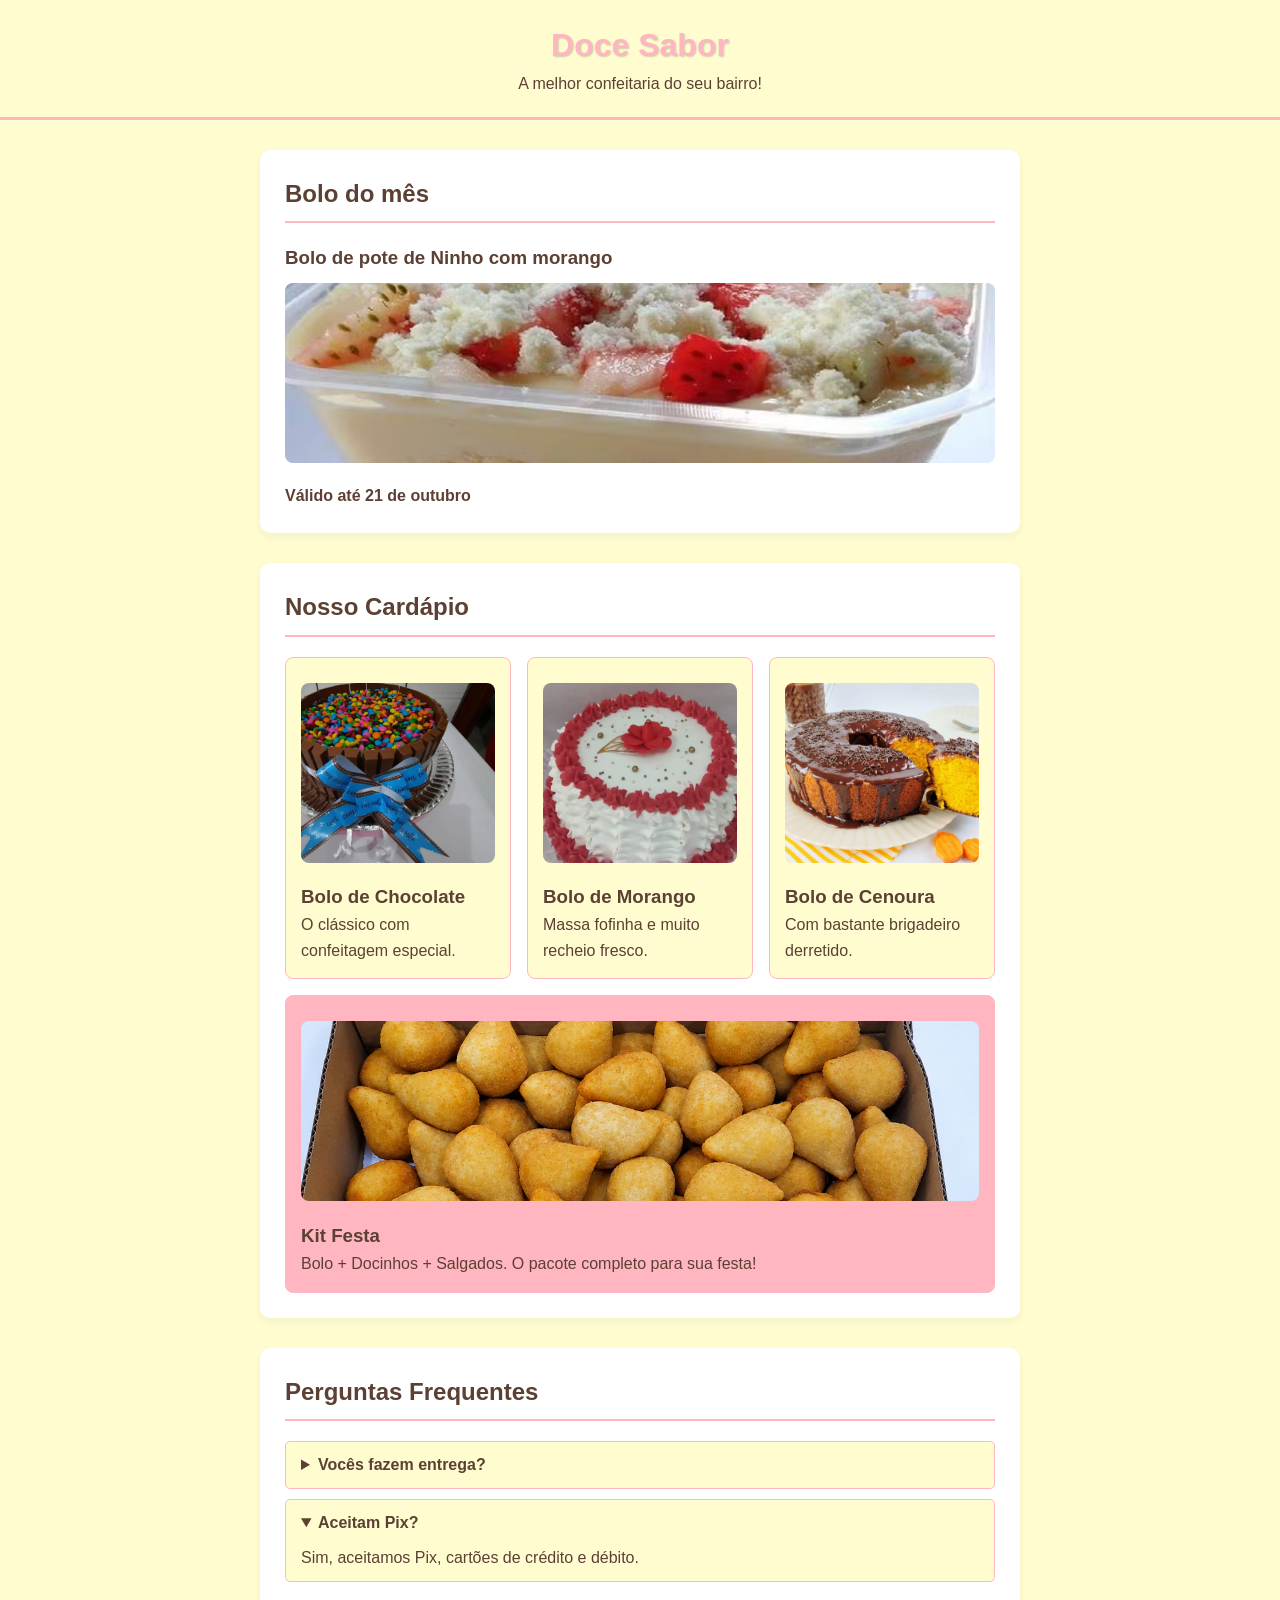
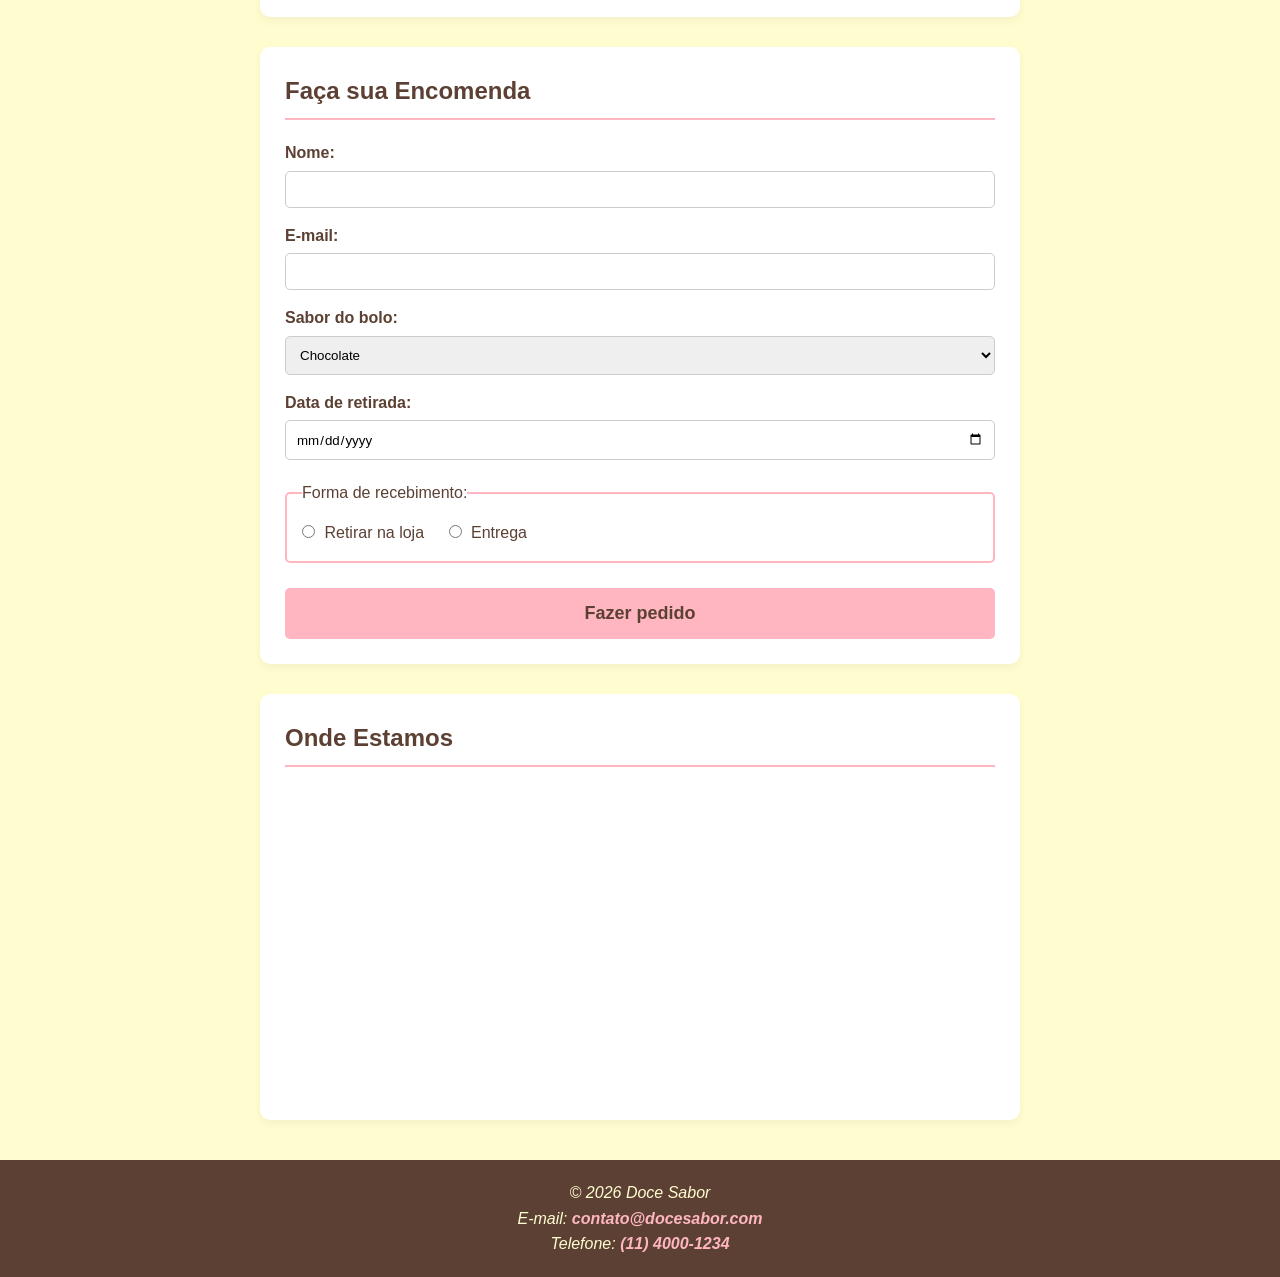
<file: index.html>
<!DOCTYPE html>
<html lang="pt-BR">
<head>
    <meta charset="UTF-8">
    <meta name="viewport" content="width=device-width, initial-scale=1.0">
    <title>Doce Sabor</title>
    <link rel="stylesheet" href="css/style.css">
</head>
<body>
    
    <!-- Cabeçalho com Glassmorphism -->
    <header>
        <h1>Doce Sabor</h1>
        <p>A melhor confeitaria do seu bairro!</p>
    </header>

    <main>
        <!-- Bolo do mês -->
        <section class="secao-padrao">
            <article class="bolo-mes">
                <h2>Bolo do mês</h2>
                <h3>Bolo de pote de Ninho com morango</h3>
                <img src="/img/bolo-no-pote-de-leite-ninho-com-morango.jpg" alt="Bolo de pote de Ninho com morango">
                <p><strong>Válido até 21 de outubro</strong></p>
            </article>
        </section>

        <!-- Cardápio -->
        <section class="secao-padrao">
            <h2>Nosso Cardápio</h2>
            <div class="cardapio">
                <article class="card">
                    <img src="/img/bolo_chocolate.jpg" alt="Bolo de Chocolate">
                    <h3>Bolo de Chocolate</h3>
                    <p>O clássico com confeitagem especial.</p>
                </article>
                <article class="card">
                    <img src="/img/bolo_morango.jpg" alt="Bolo de Morango">
                    <h3>Bolo de Morango</h3>
                    <p>Massa fofinha e muito recheio fresco.</p>
                </article>
                <article class="card">
                    <img src="/img/bolo_cenoura.jpg" alt="Bolo de Cenoura">
                    <h3>Bolo de Cenoura</h3>
                    <p>Com bastante brigadeiro derretido.</p>
                </article>

                <!-- Destaque que ocupa todas as colunas -->
                <article class="card destaque">
                    <img src="/img/kit_festa.jpg" alt="Kit Festa completo">
                    <h3>Kit Festa</h3>
                    <p>Bolo + Docinhos + Salgados. O pacote completo para sua festa!</p>
                </article>
            </div>
        </section>

        <!-- Perguntas Frequentes -->
        <section class="secao-padrao">
            <h2>Perguntas Frequentes</h2>
            <details>
                <summary>Vocês fazem entrega?</summary>
                <p>Sim! Entregamos em um raio de até 15km da nossa loja.</p>
            </details>
            <details open>
                <summary>Aceitam Pix?</summary>
                <p>Sim, aceitamos Pix, cartões de crédito e débito.</p>
            </details>
        </section>

        <!-- Formulário de Encomenda -->
        <section class="secao-padrao">
            <h2>Faça sua Encomenda</h2>
            <form action="/encomendas" method="post">
                <label for="nome">Nome:</label>
                <input type="text" id="nome" name="nome" required>

                <label for="email">E-mail:</label>
                <input type="email" id="email" name="email" required>

                <!-- Select com os sabores -->
                <label for="sabor">Sabor do bolo:</label>
                <select id="sabor" name="sabor">
                    <option value="chocolate">Chocolate</option>
                    <option value="morango">Morango</option>
                    <option value="cenoura">Cenoura com Brigadeiro</option>
                </select>

                <!-- Input de data -->
                <label for="data_retirada">Data de retirada:</label>
                <input type="date" id="data_retirada" name="data_retirada" required>

                <!-- Fieldset para os radio buttons -->
                <fieldset>
                    <legend>Forma de recebimento:</legend>
                    <input type="radio" id="retirar_loja" name="recebimento" value="loja" required>
                    <label for="retirar_loja">Retirar na loja</label>

                    <input type="radio" id="entrega" name="recebimento" value="entrega">
                    <label for="entrega">Entrega</label>
                </fieldset>

                <button type="submit" class="btn-pedido">Fazer pedido</button>
            </form>
        </section>

        <!-- Mapa -->
        <section class="secao-padrao">
            <h2>Onde Estamos</h2>
            <iframe 
                src="https://www.google.com/maps/embed?pb=!1m18!1m12!1m3!1d233875.61119158383!2d-47.099441705468706!3d-23.664997399999997!2m3!1f0!2f0!3f0!3m2!1i1024!2i768!4f13.1!3m3!1m2!1s0x94ce53ceac17f93b%3A0x3546a122a212c20e!2sDoce%20Sabor%20Confeitaria%20A!5e0!3m2!1spt-BR!2sbr!4v1792253892923!5m2!1spt-BR!2sbr" 
                width="100%" 
                height="300" 
                style="border:0; border-radius: 8px;" 
                allowfullscreen="" 
                loading="lazy"
                title="Mapa de localização da loja Doce Sabor">
            </iframe>
        </section>
    </main>

    <!-- Rodapé -->
    <footer>
        <address>
            <p>&copy; 2026 Doce Sabor</p>
            <p>E-mail: <a href="mailto:contato@docesabor.com">contato@docesabor.com</a></p>
            <p>Telefone: <a href="tel:+551140001234">(11) 4000-1234</a></p>
        </address>
    </footer>

</body>
</html>
</file>
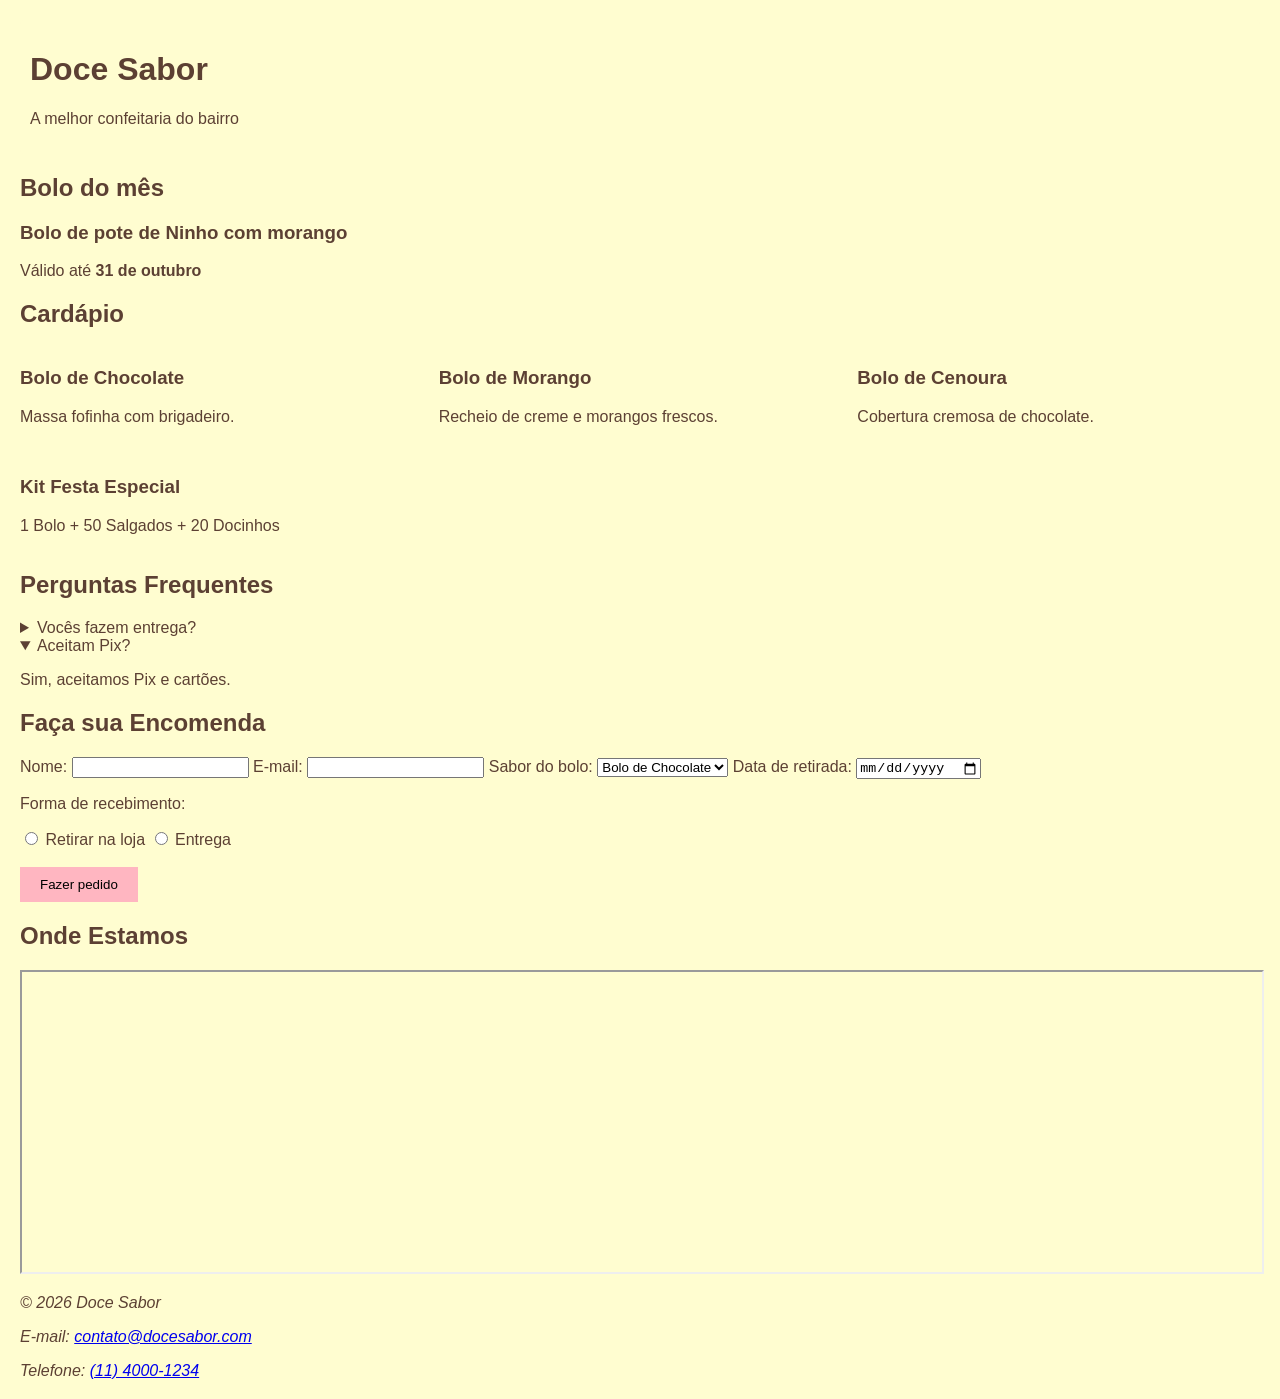
<file: teste.html>
<!DOCTYPE html>
<html lang="pt-BR">
<head>
    <meta charset="UTF-8">
    <meta name="viewport" content="width=device-width, initial-scale=1.0">
    <title>Doce Sabor</title>
    <link rel="stylesheet" href="css/teste.css">
</head>
<body>

    <!-- Bloco A (Questões 1, 2 e 3) -->
    <header>
        <h1>Doce Sabor</h1>
        <p>A melhor confeitaria do bairro</p>
    </header>

    <!-- Estrutura Principal (Questões 3 e 4) -->
    <main>
        
        <!-- Bloco B: Bolo do mês (Questões 2 e 3) -->
        <article>
            <h2>Bolo do mês</h2>
            <h3>Bolo de pote de Ninho com morango</h3>
            <p>Válido até <strong>31 de outubro</strong></p>
        </article>

        <!-- Bloco C: Cardápio (Questões 2 e 11) -->
        <section>
            <h2>Cardápio</h2>
            <div class="cardapio">
                <div>
                    <h3>Bolo de Chocolate</h3>
                    <p>Massa fofinha com brigadeiro.</p>
                </div>
                <div>
                    <h3>Bolo de Morango</h3>
                    <p>Recheio de creme e morangos frescos.</p>
                </div>
                <div>
                    <h3>Bolo de Cenoura</h3>
                    <p>Cobertura cremosa de chocolate.</p>
                </div>
                <!-- Card em destaque ocupando toda a largura -->
                <div class="destaque">
                    <h3>Kit Festa Especial</h3>
                    <p>1 Bolo + 50 Salgados + 20 Docinhos</p>
                </div>
            </div>
        </section>

        <!-- Bloco D: Perguntas Frequentes (Questões 2 e 5) -->
        <section>
            <h2>Perguntas Frequentes</h2>
            <details>
                <summary>Vocês fazem entrega?</summary>
                <p>Sim, entregamos em toda a região.</p>
            </details>
            <details open>
                <summary>Aceitam Pix?</summary>
                <p>Sim, aceitamos Pix e cartões.</p>
            </details>
        </section>

        <!-- Etapa 3: Formulário de Encomenda (Questões 8 e 9) -->
        <section>
            <h2>Faça sua Encomenda</h2>
            <form action="/encomendas" method="post">
                <label for="nome">Nome:</label>
                <input type="text" id="nome" name="nome" required>

                <label for="email">E-mail:</label>
                <input type="email" id="email" name="email" required>

                <label for="sabor">Sabor do bolo:</label>
                <select id="sabor" name="sabor">
                    <option value="chocolate">Bolo de Chocolate</option>
                    <option value="morango">Bolo de Morango</option>
                    <option value="cenoura">Bolo de Cenoura</option>
                </select>

                <label for="data_retirada">Data de retirada:</label>
                <input type="date" id="data_retirada" name="data_retirada">

                <p>Forma de recebimento:</p>
                <input type="radio" id="retirar_loja" name="recebimento" value="loja">
                <label for="retirar_loja">Retirar na loja</label>

                <input type="radio" id="entrega" name="recebimento" value="entrega">
                <label for="entrega">Entrega</label>

                <br><br>
                <button type="submit" class="btn-pedido">Fazer pedido</button>
            </form>
        </section>

        <!-- Localização / Mapa (Questão 7) -->
        <section>
            <h2>Onde Estamos</h2>
            <iframe 
                src="https://www.google.com/maps/embed?pb=!1m18!1m12!1m3!1d3657.197341857855!2d-46.65863268447572!3d-23.561332067475143!2m3!1f0!2f0!3f0!3m2!1i1024!2i768!4f13.1!3m3!1m2!1s0x94ce59c8da0aa315%3A0xd59f9431f2c9776a!2sAv.%20Paulista%20-%20Bela%20Vista%2C%20S%C3%A3o%20Paulo%20-%20SP!5e0!3m2!1spt-BR!2sbr!4v1614123456789!5m2!1spt-BR!2sbr" 
                width="100%" 
                height="300" 
                title="Mapa com a localização da Doce Sabor">
            </iframe>
        </section>

    </main>

    <!-- Bloco E: Rodapé (Questões 2, 4 e 6) -->
    <footer>
        <address>
            <p>&copy; 2026 Doce Sabor</p>
            <p>E-mail: <a href="mailto:contato@docesabor.com">contato@docesabor.com</a></p>
            <p>Telefone: <a href="tel:1140001234">(11) 4000-1234</a></p>
        </address>
    </footer>

</body>
</html>
</file>
<file: css/style.css>
/* Paleta de Cores usando Variáveis CSS */
:root {
    --cor-rosa: #FFB6C1;
    --cor-marrom: #5C4033;
    --cor-creme: #FFFDD0;
    --cor-branca: #FFFFFF;
}

/* Reset */
* {
    box-sizing: border-box;
    margin: 0;
    padding: 0;
    font-family: Arial, sans-serif;
}

body {
    background-color: var(--cor-creme);
    color: var(--cor-marrom);
    line-height: 1.6;
}

/* Header Fixo e Vidro Fosco */
header {
    position: sticky;
    top: 0;
    background-color: rgba(255, 253, 208, 0.7); 
    backdrop-filter: blur(10px);
    -webkit-backdrop-filter: blur(10px);
    z-index: 100;
    padding: 20px;
    text-align: center;
    border-bottom: 3px solid var(--cor-rosa);
}

header h1 {
    color: var(--cor-rosa);
    text-shadow: 1px 1px 2px rgba(0,0,0,0.2);
}

/* Layout Principal */
main {
    max-width: 800px;
    margin: 30px auto;
    padding: 0 20px;
}

.secao-padrao {
    background-color: var(--cor-branca);
    padding: 25px;
    border-radius: 10px;
    margin-bottom: 30px;
    box-shadow: 0 4px 8px rgba(0,0,0,0.05);
}

h2 {
    color: var(--cor-marrom);
    border-bottom: 2px solid var(--cor-rosa);
    padding-bottom: 8px;
    margin-bottom: 20px;
}

/* Formatação e Ajuste das Imagens */
.bolo-mes img,
.card img {
    width: 100%;
    height: 180px;
    object-fit: cover;
    border-radius: 8px;
    margin-top: 10px;
    margin-bottom: 12px;
}

/* Grid do Cardápio */
.cardapio {
    display: grid;
    grid-template-columns: 1fr 1fr 1fr;
    gap: 16px;
}

.card {
    background-color: var(--cor-creme);
    padding: 15px;
    border-radius: 8px;
    border: 1px solid var(--cor-rosa);
}

.destaque {
    grid-column: 1 / -1; 
    background-color: var(--cor-rosa);
}

/* Estilização de Detalhes */
details {
    background-color: var(--cor-creme);
    padding: 10px 15px;
    margin-bottom: 10px;
    border-radius: 5px;
    border: 1px solid var(--cor-rosa);
}

summary {
    font-weight: bold;
    cursor: pointer;
}

details p {
    margin-top: 10px;
}

/* Formulário */
form label {
    display: block;
    margin-top: 15px;
    font-weight: bold;
}

form input[type="text"],
form input[type="email"],
form input[type="date"],
form select {
    width: 100%;
    padding: 10px;
    margin-top: 5px;
    border: 1px solid #ccc;
    border-radius: 5px;
}

fieldset {
    margin-top: 20px;
    padding: 15px;
    border: 2px solid var(--cor-rosa);
    border-radius: 5px;
}

fieldset label {
    display: inline;
    font-weight: normal;
    margin-right: 20px;
    margin-left: 5px;
}

/* Botão com Transição e Hover */
.btn-pedido {
    display: block;
    width: 100%;
    margin-top: 25px;
    background-color: var(--cor-rosa);
    color: var(--cor-marrom);
    font-size: 18px;
    font-weight: bold;
    border: none;
    padding: 15px;
    border-radius: 5px;
    cursor: pointer;
    transition: transform 0.3s ease, background-color 0.3s ease;
}

.btn-pedido:hover {
    transform: scale(1.05);
    background-color: #ff9eaa;
}

/* Rodapé */
footer {
    background-color: var(--cor-marrom);
    color: var(--cor-creme);
    text-align: center;
    padding: 20px;
    margin-top: 40px;
}

footer a {
    color: var(--cor-rosa);
    text-decoration: none;
    font-weight: bold;
}

footer a:hover {
    text-decoration: underline;
}

/* Media Query para Celulares */
@media (max-width: 768px) {
    .cardapio {
        grid-template-columns: 1fr;
    }
}
</file>
<file: css/teste.css>
/* Questão 10: Paleta de cores com variáveis CSS e aplicação no body */
:root {
    --rosa: #FFB6C1;
    --marrom: #5C4033;
    --creme: #FFFDD0;
}

body {
    background-color: var(--creme);
    color: var(--marrom);
    font-family: sans-serif;
    margin: 20px;
}

/* Questão 12 (a): Header grudado no topo com vidro fosco */
header {
    position: sticky;
    top: 0;
    background-color: rgba(255, 253, 208, 0.8);
    backdrop-filter: blur(10px);
    padding: 10px;
}

/* Questão 11: Grid do Cardápio, fr, gap, grid-column e Media Query */
.cardapio {
    display: grid;
    grid-template-columns: 1fr 1fr 1fr;
    gap: 16px;
}

.destaque {
    grid-column: 1 / -1;
}

@media (max-width: 768px) {
    .cardapio {
        grid-template-columns: 1fr;
    }
}

/* Questão 12 (b): Botão com fundo rosa, transição e crescimento suave (scale) */
.btn-pedido {
    background-color: var(--rosa);
    border: none;
    padding: 10px 20px;
    cursor: pointer;
    transition: transform 0.3s;
}

.btn-pedido:hover {
    transform: scale(1.1);
}
</file>
